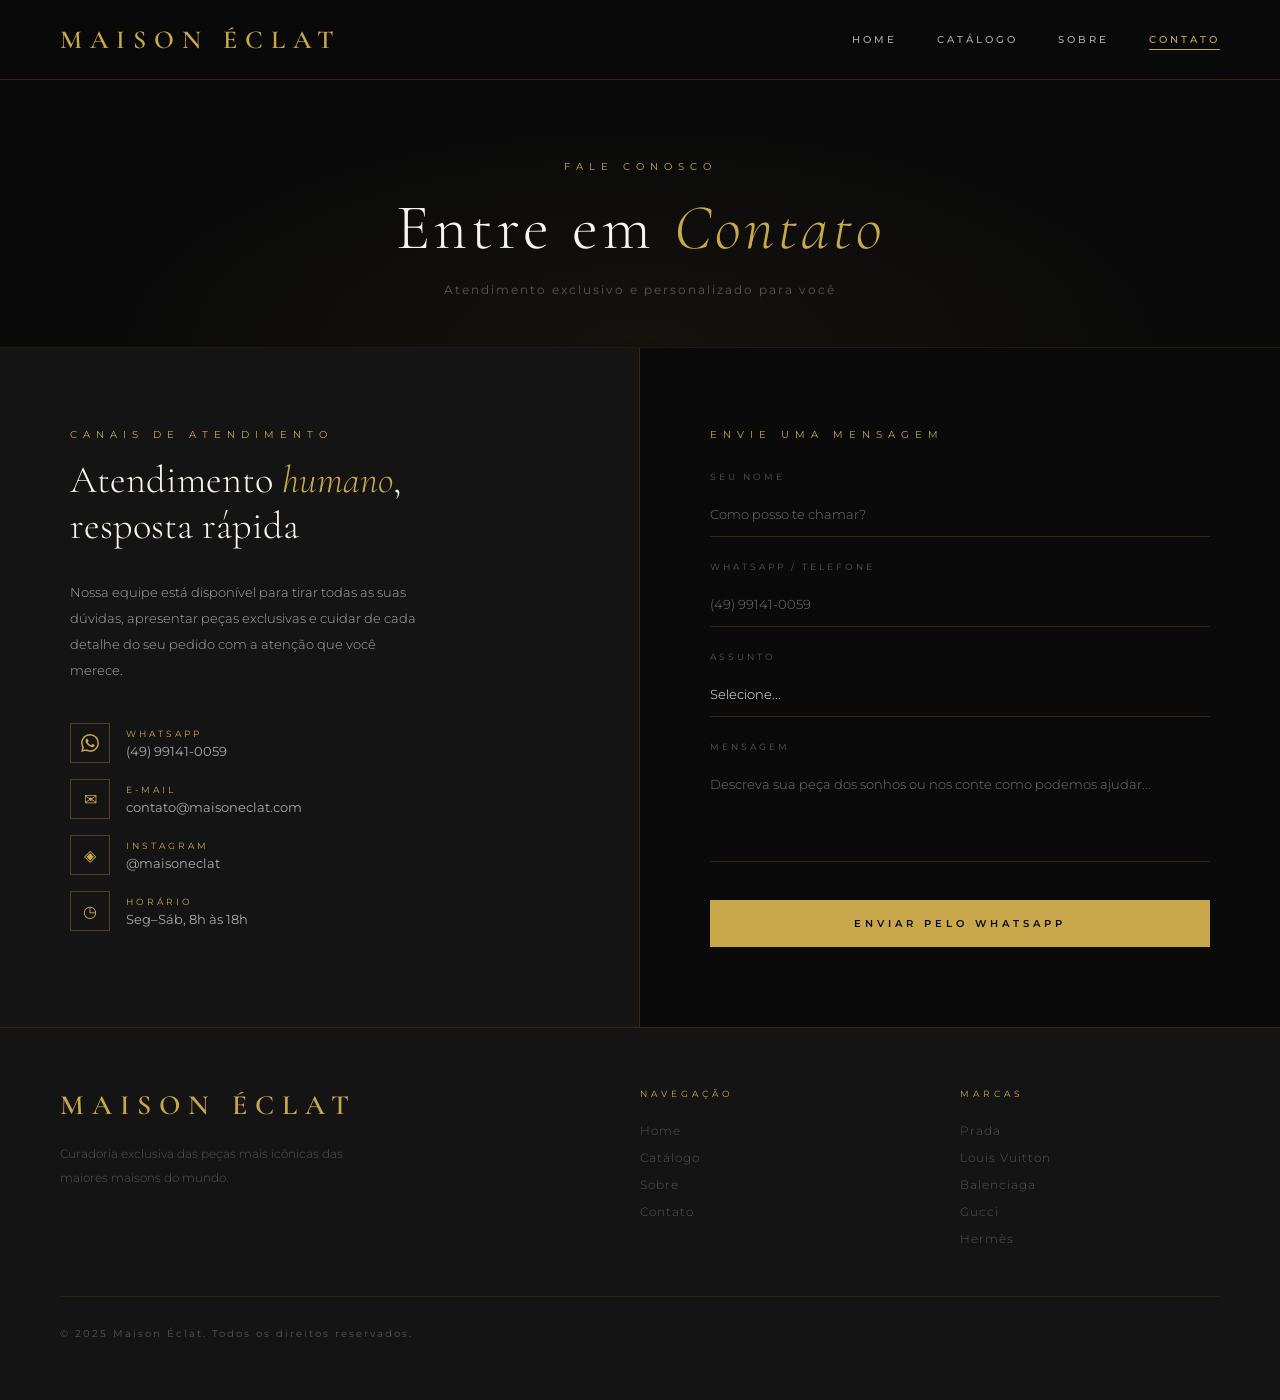
<file: contato.html>
<!DOCTYPE html>
<html lang="pt-br">
<head>
    <meta charset="UTF-8">
    <meta name="viewport" content="width=device-width, initial-scale=1.0">
    <title>Contato — Maison Éclat</title>
    <link rel="stylesheet" href="estilos/style.css">
    <link href="https://fonts.googleapis.com/css2?family=Cormorant+Garamond:ital,wght@0,300;0,400;0,600;1,300;1,400&family=Montserrat:wght@300;400;500;600&display=swap" rel="stylesheet">
</head>
<body>

<header>
    <a href="index.html" class="logo">Maison Éclat</a>
    <nav id="nav">
        <a href="index.html">Home</a>
        <a href="catalogo.html">Catálogo</a>
        <a href="sobre.html">Sobre</a>
        <a href="contato.html" class="ativo">Contato</a>
    </nav>
    <div class="burger" onclick="toggleMenu()">
        <span></span><span></span><span></span>
    </div>
</header>

<main>

    <div class="catalogo-hero">
        <span class="secao-eyebrow">Fale Conosco</span>
        <h1>Entre em <em>Contato</em></h1>
        <p>Atendimento exclusivo e personalizado para você</p>
    </div>

    <!-- CONTATO -->
    <section class="contato-section">
        <div class="contato-info">
            <span class="secao-eyebrow" style="text-align:left; display:block; margin-bottom:16px;">Canais de Atendimento</span>
            <h2>Atendimento <em>humano</em>,<br>resposta rápida</h2>
            <p>Nossa equipe está disponível para tirar todas as suas dúvidas, apresentar peças exclusivas e cuidar de cada detalhe do seu pedido com a atenção que você merece.</p>

            <div class="contato-canais">
                <a href="https://wa.me/5549991410059" class="contato-canal" target="_blank">
                    <div class="contato-canal-icone">
                        <svg width="18" height="18" viewBox="0 0 24 24" fill="currentColor">
                            <path d="M17.472 14.382c-.297-.149-1.758-.867-2.03-.967-.273-.099-.471-.148-.67.15-.197.297-.767.966-.94 1.164-.173.199-.347.223-.644.075-.297-.15-1.255-.463-2.39-1.475-.883-.788-1.48-1.761-1.653-2.059-.173-.297-.018-.458.13-.606.134-.133.298-.347.446-.52.149-.174.198-.298.298-.497.099-.198.05-.371-.025-.52-.075-.149-.669-1.612-.916-2.207-.242-.579-.487-.5-.669-.51-.173-.008-.371-.01-.57-.01-.198 0-.52.074-.792.372-.272.297-1.04 1.016-1.04 2.479 0 1.462 1.065 2.875 1.213 3.074.149.198 2.096 3.2 5.077 4.487.709.306 1.262.489 1.694.625.712.227 1.36.195 1.871.118.571-.085 1.758-.719 2.006-1.413.248-.694.248-1.289.173-1.413-.074-.124-.272-.198-.57-.347m-5.421 7.403h-.004a9.87 9.87 0 01-5.031-1.378l-.361-.214-3.741.982.998-3.648-.235-.374a9.86 9.86 0 01-1.51-5.26c.001-5.45 4.436-9.884 9.888-9.884 2.64 0 5.122 1.03 6.988 2.898a9.825 9.825 0 012.893 6.994c-.003 5.45-4.437 9.884-9.885 9.884m8.413-18.297A11.815 11.815 0 0012.05 0C5.495 0 .16 5.335.157 11.892c0 2.096.547 4.142 1.588 5.945L.057 24l6.305-1.654a11.882 11.882 0 005.683 1.448h.005c6.554 0 11.89-5.335 11.893-11.893a11.821 11.821 0 00-3.48-8.413Z"/>
                        </svg>
                    </div>
                    <div>
                        <div style="font-size:9px; letter-spacing:3px; text-transform:uppercase; color:var(--ouro); margin-bottom:4px;">WhatsApp</div>
                        <div style="font-size:13px;">(49) 99141-0059</div>
                    </div>
                </a>

                <a href="mailto:contato@maisoneclat.com" class="contato-canal">
                    <div class="contato-canal-icone">✉</div>
                    <div>
                        <div style="font-size:9px; letter-spacing:3px; text-transform:uppercase; color:var(--ouro); margin-bottom:4px;">E-mail</div>
                        <div style="font-size:13px;">contato@maisoneclat.com</div>
                    </div>
                </a>

                <a href="#" class="contato-canal" target="_blank">
                    <div class="contato-canal-icone">◈</div>
                    <div>
                        <div style="font-size:9px; letter-spacing:3px; text-transform:uppercase; color:var(--ouro); margin-bottom:4px;">Instagram</div>
                        <div style="font-size:13px;">@maisoneclat</div>
                    </div>
                </a>

                <div class="contato-canal" style="cursor:default;">
                    <div class="contato-canal-icone">◷</div>
                    <div>
                        <div style="font-size:9px; letter-spacing:3px; text-transform:uppercase; color:var(--ouro); margin-bottom:4px;">Horário</div>
                        <div style="font-size:13px;">Seg–Sáb, 8h às 18h</div>
                    </div>
                </div>
            </div>
        </div>

        <div class="contato-form">
            <span class="secao-eyebrow" style="text-align:left; display:block; margin-bottom:30px;">Envie uma Mensagem</span>

            <div class="form-grupo">
                <label>Seu Nome</label>
                <input type="text" placeholder="Como posso te chamar?">
            </div>

            <div class="form-grupo">
                <label>WhatsApp / Telefone</label>
                <input type="tel" placeholder="(49) 99141-0059">
            </div>

            <div class="form-grupo">
                <label>Assunto</label>
                <select>
                    <option value="">Selecione...</option>
                    <option>Tenho interesse em uma peça</option>
                    <option>Quero saber sobre disponibilidade</option>
                    <option>Dúvida sobre autenticidade</option>
                    <option>Outro assunto</option>
                </select>
            </div>

            <div class="form-grupo">
                <label>Mensagem</label>
                <textarea placeholder="Descreva sua peça dos sonhos ou nos conte como podemos ajudar..."></textarea>
            </div>

            <button class="btn-secundario" onclick="enviarWhatsApp()" style="width:100%; justify-content:center; margin-top:10px;">
                Enviar pelo WhatsApp
            </button>
        </div>
    </section>

</main>

<footer>
    <div class="footer-grid">
        <div>
            <span class="footer-logo">Maison Éclat</span>
            <p class="footer-desc">Curadoria exclusiva das peças mais icônicas das maiores maisons do mundo.</p>
        </div>
        <div>
            <span class="footer-titulo">Navegação</span>
            <div class="footer-links">
                <a href="index.html">Home</a>
                <a href="catalogo.html">Catálogo</a>
                <a href="sobre.html">Sobre</a>
                <a href="contato.html">Contato</a>
            </div>
        </div>
        <div>
            <span class="footer-titulo">Marcas</span>
            <div class="footer-links">
                <a href="catalogo.html">Prada</a>
                <a href="catalogo.html">Louis Vuitton</a>
                <a href="catalogo.html">Balenciaga</a>
                <a href="catalogo.html">Gucci</a>
                <a href="catalogo.html">Hermès</a>
            </div>
        </div>
    </div>
    <div class="footer-bottom">
        <span class="footer-copy">© 2025 Maison Éclat. Todos os direitos reservados.</span>
    </div>
</footer>

<script>
const NUMERO_WHATSAPP = "5549991410059";

function enviarWhatsApp() {
    const nome = document.querySelector('input[type=text]').value || "Cliente";
    const assunto = document.querySelector('select').value || "Assunto não informado";
    const msg = document.querySelector('textarea').value || "";
    const texto = encodeURIComponent(`Olá! Meu nome é ${nome}.\n\nAssunto: ${assunto}\n\n${msg}`);
    window.open(`https://wa.me/${NUMERO_WHATSAPP}?text=${texto}`, '_blank');
}

function toggleMenu() { document.getElementById('nav').classList.toggle('aberto'); }

const observer = new IntersectionObserver(entries => {
    entries.forEach(e => { if (e.isIntersecting) e.target.classList.add('visivel'); });
}, { threshold: 0.1 });
document.querySelectorAll('.fade-in').forEach(el => observer.observe(el));
</script>

</body>
</html>
</file>
<file: estilos/style.css>
@charset "UTF-8";

@import url('https://fonts.googleapis.com/css2?family=Cormorant+Garamond:ital,wght@0,300;0,400;0,600;1,300;1,400&family=Montserrat:wght@300;400;500;600&display=swap');

:root {
    --ouro: #C9A84C;
    --ouro-claro: #E8C97A;
    --ouro-escuro: #8A6A20;
    --preto: #0A0A0A;
    --preto-suave: #141414;
    --preto-card: #1A1A1A;
    --cinza-escuro: #2A2A2A;
    --cinza: #555;
    --cinza-claro: #AAA;
    --branco: #F9F5EE;
    --fonte-display: 'Cormorant Garamond', serif;
    --fonte-corpo: 'Montserrat', sans-serif;
    --transicao: all 0.35s cubic-bezier(0.25, 0.46, 0.45, 0.94);
    --sombra-card: 0 8px 40px rgba(0,0,0,0.6);
}

* { margin: 0; padding: 0; box-sizing: border-box; }
html { scroll-behavior: smooth; }
body { font-family: var(--fonte-corpo); background-color: var(--preto); color: var(--branco); min-height: 100vh; }

::-webkit-scrollbar { width: 5px; }
::-webkit-scrollbar-track { background: var(--preto); }
::-webkit-scrollbar-thumb { background: var(--ouro-escuro); border-radius: 10px; }

/* HEADER */
header {
    position: fixed; top: 0; left: 0; right: 0; z-index: 1000;
    display: flex; align-items: center; justify-content: space-between;
    padding: 0 60px; height: 80px;
    background: rgba(10,10,10,0.97); backdrop-filter: blur(12px);
    border-bottom: 1px solid rgba(201,168,76,0.2); transition: var(--transicao);
}

.logo {
    font-family: var(--fonte-display); font-size: 26px; font-weight: 600;
    letter-spacing: 8px; color: var(--ouro); text-decoration: none; text-transform: uppercase;
}

nav { display: flex; align-items: center; gap: 40px; }

nav a {
    font-size: 10px; font-weight: 500; letter-spacing: 3px; text-transform: uppercase;
    color: var(--cinza-claro); text-decoration: none; position: relative; transition: var(--transicao);
}

nav a::after {
    content: ''; position: absolute; bottom: -4px; left: 0;
    width: 0; height: 1px; background: var(--ouro); transition: var(--transicao);
}

nav a:hover, nav a.ativo { color: var(--ouro); }
nav a:hover::after, nav a.ativo::after { width: 100%; }

.burger { display: none; flex-direction: column; gap: 5px; cursor: pointer; }
.burger span { display: block; width: 24px; height: 1px; background: var(--ouro); transition: var(--transicao); }

main { padding-top: 80px; }

/* HERO */
.hero {
    position: relative; height: calc(100vh - 80px); min-height: 600px;
    display: flex; align-items: center; overflow: hidden;
}

.hero-bg {
    position: absolute; inset: 0;
    background: radial-gradient(ellipse at 65% 50%, rgba(201,168,76,0.07) 0%, transparent 65%),
                linear-gradient(135deg, #0A0A0A 0%, #141008 50%, #0A0A0A 100%);
}

.hero-bg::before {
    content: ''; position: absolute; inset: 0;
    background-image: url("data:image/svg+xml,%3Csvg width='60' height='60' viewBox='0 0 60 60' xmlns='http://www.w3.org/2000/svg'%3E%3Cg fill='%23C9A84C' fill-opacity='0.03'%3E%3Cpath d='M36 34v-4h-2v4h-4v2h4v4h2v-4h4v-2h-4zm0-30V0h-2v4h-4v2h4v4h2V6h4V4h-4zM6 34v-4H4v4H0v2h4v4h2v-4h4v-2H6zM6 4V0H4v4H0v2h4v4h2V6h4V4H6z'/%3E%3C/g%3E%3C/svg%3E");
}

.hero-content {
    position: relative; z-index: 2; padding: 0 10%; max-width: 700px;
    animation: fadeInUp 1.2s ease forwards;
}

.hero-eyebrow {
    font-size: 10px; letter-spacing: 6px; text-transform: uppercase; color: var(--ouro);
    margin-bottom: 24px; display: flex; align-items: center; gap: 16px;
}

.hero-eyebrow::before { content: ''; display: block; width: 40px; height: 1px; background: var(--ouro); }

.hero h1 {
    font-family: var(--fonte-display); font-size: clamp(52px, 7vw, 90px); font-weight: 300;
    line-height: 1.05; letter-spacing: 2px; color: var(--branco); margin-bottom: 28px;
}

.hero h1 em { font-style: italic; color: var(--ouro); }

.hero p {
    font-size: 13px; font-weight: 300; letter-spacing: 1.5px; color: var(--cinza-claro);
    line-height: 2; max-width: 420px; margin-bottom: 48px;
}

.hero-image {
    position: absolute; right: 0; top: 0; bottom: 0; width: 45%; overflow: hidden;
}

.hero-image img { width: 100%; height: 100%; object-fit: cover; opacity: 0.4; filter: sepia(30%) saturate(0.8); }

.hero-image::before {
    content: ''; position: absolute; inset: 0;
    background: linear-gradient(to right, var(--preto) 0%, transparent 40%); z-index: 1;
}

/* BOTÕES */
.btn-primario {
    display: inline-flex; align-items: center; gap: 12px; padding: 16px 40px;
    background: transparent; border: 1px solid var(--ouro); color: var(--ouro);
    font-family: var(--fonte-corpo); font-size: 10px; font-weight: 500; letter-spacing: 4px;
    text-transform: uppercase; text-decoration: none; cursor: pointer;
    transition: var(--transicao); position: relative; overflow: hidden;
}

.btn-primario::before {
    content: ''; position: absolute; inset: 0; background: var(--ouro);
    transform: translateX(-100%); transition: var(--transicao); z-index: 0;
}

.btn-primario:hover::before { transform: translateX(0); }
.btn-primario:hover { color: var(--preto); }
.btn-primario span, .btn-primario svg { position: relative; z-index: 1; }

.btn-secundario {
    display: inline-flex; align-items: center; gap: 12px; padding: 16px 40px;
    background: var(--ouro); border: 1px solid var(--ouro); color: var(--preto);
    font-family: var(--fonte-corpo); font-size: 10px; font-weight: 600; letter-spacing: 4px;
    text-transform: uppercase; text-decoration: none; cursor: pointer; transition: var(--transicao);
}

.btn-secundario:hover { background: var(--ouro-claro); border-color: var(--ouro-claro); }

/* DIVISOR */
.divisor {
    display: flex; align-items: center; justify-content: center; gap: 20px; padding: 60px 60px 0;
}
.divisor-linha { flex: 1; height: 1px; background: linear-gradient(to right, transparent, rgba(201,168,76,0.3), transparent); }
.divisor-icone { color: var(--ouro); font-size: 18px; opacity: 0.6; letter-spacing: 6px; }

/* SEÇÃO TÍTULO */
.secao-titulo { text-align: center; padding: 70px 60px 50px; }
.secao-eyebrow { font-size: 10px; letter-spacing: 6px; text-transform: uppercase; color: var(--ouro); margin-bottom: 16px; display: block; }
.secao-titulo h2 { font-family: var(--fonte-display); font-size: clamp(36px, 4vw, 56px); font-weight: 300; letter-spacing: 3px; color: var(--branco); line-height: 1.2; }
.secao-titulo h2 em { font-style: italic; color: var(--ouro); }

/* MARCAS STRIP */
.marcas-strip {
    display: flex; align-items: center; justify-content: center; gap: 60px; padding: 40px 60px;
    border-top: 1px solid rgba(201,168,76,0.1); border-bottom: 1px solid rgba(201,168,76,0.1); overflow: hidden;
}

.marca-item {
    font-family: var(--fonte-display); font-size: 18px; font-weight: 600; letter-spacing: 5px;
    text-transform: uppercase; color: rgba(201,168,76,0.35); transition: var(--transicao); white-space: nowrap;
}

.marca-item:hover { color: var(--ouro); }

/* GRID PRODUTOS */
.produtos-grid {
    display: grid; grid-template-columns: repeat(3, 1fr); gap: 2px; padding: 0 60px 80px;
}

.card-produto {
    position: relative; overflow: hidden; aspect-ratio: 3/4; cursor: pointer; background: var(--preto-card);
}

.card-produto img {
    width: 100%; height: 100%; object-fit: cover;
    transition: transform 0.7s cubic-bezier(0.25, 0.46, 0.45, 0.94), opacity 0.5s ease;
    opacity: 0.85;
}

.card-produto:hover img { transform: scale(1.06); opacity: 1; }

.card-overlay {
    position: absolute; inset: 0;
    background: linear-gradient(to top, rgba(10,10,10,0.92) 0%, rgba(10,10,10,0.2) 50%, transparent 100%);
    transition: var(--transicao);
}

.card-produto:hover .card-overlay {
    background: linear-gradient(to top, rgba(10,10,10,0.97) 0%, rgba(10,10,10,0.4) 60%, transparent 100%);
}

.card-info { position: absolute; bottom: 0; left: 0; right: 0; padding: 30px; transition: var(--transicao); }
.card-marca { font-size: 9px; letter-spacing: 4px; text-transform: uppercase; color: var(--ouro); margin-bottom: 8px; display: block; }
.card-nome { font-family: var(--fonte-display); font-size: 22px; font-weight: 400; color: var(--branco); margin-bottom: 6px; }
.card-preco { font-size: 14px; font-weight: 300; color: var(--cinza-claro); letter-spacing: 1px; margin-bottom: 20px; }

.card-btn {
    display: inline-flex; align-items: center; gap: 8px; padding: 10px 24px;
    background: transparent; border: 1px solid rgba(201,168,76,0.5); color: var(--ouro);
    font-size: 9px; font-weight: 500; letter-spacing: 3px; text-transform: uppercase;
    cursor: pointer; transition: var(--transicao); opacity: 0; transform: translateY(10px);
    font-family: var(--fonte-corpo);
}

.card-produto:hover .card-btn { opacity: 1; transform: translateY(0); }
.card-btn:hover { background: var(--ouro); color: var(--preto); border-color: var(--ouro); }

/* FILTROS */
.filtros-container { padding: 0 60px 40px; display: flex; align-items: center; gap: 30px; flex-wrap: wrap; }
.filtros-label { font-size: 9px; letter-spacing: 4px; text-transform: uppercase; color: var(--cinza); }
.filtros-grupo { display: flex; gap: 8px; flex-wrap: wrap; }

.filtro-btn {
    padding: 8px 20px; background: transparent; border: 1px solid rgba(201,168,76,0.25);
    color: var(--cinza-claro); font-family: var(--fonte-corpo); font-size: 9px; letter-spacing: 3px;
    text-transform: uppercase; cursor: pointer; transition: var(--transicao);
}

.filtro-btn:hover, .filtro-btn.ativo { border-color: var(--ouro); color: var(--ouro); background: rgba(201,168,76,0.05); }
.filtro-divider { width: 1px; height: 20px; background: rgba(201,168,76,0.2); }

/* ======================== MODAL + CARROSSEL ======================== */
.modal-overlay {
    position: fixed; inset: 0; background: rgba(0,0,0,0.92); z-index: 2000;
    display: flex; align-items: center; justify-content: center; padding: 20px;
    opacity: 0; visibility: hidden; transition: all 0.4s ease; backdrop-filter: blur(6px);
}

.modal-overlay.aberto { opacity: 1; visibility: visible; }

.modal {
    background: var(--preto-suave); border: 1px solid rgba(201,168,76,0.2);
    max-width: 900px; width: 100%; max-height: 90vh; overflow-y: auto;
    display: grid; grid-template-columns: 1fr 1fr;
    transform: scale(0.95) translateY(20px); transition: all 0.4s cubic-bezier(0.25, 0.46, 0.45, 0.94);
    position: relative;
}

.modal-overlay.aberto .modal { transform: scale(1) translateY(0); }

/* CARROSSEL */
.modal-carrossel {
    position: relative; overflow: hidden; background: var(--preto-card);
    aspect-ratio: 1;
}

.carrossel-track {
    display: flex; height: 100%;
    transition: transform 0.5s cubic-bezier(0.25, 0.46, 0.45, 0.94);
}

.carrossel-slide { min-width: 100%; height: 100%; }
.carrossel-slide img { width: 100%; height: 100%; object-fit: cover; display: block; }

.carrossel-btn {
    position: absolute; top: 50%; transform: translateY(-50%);
    width: 42px; height: 42px; background: rgba(10,10,10,0.75);
    border: 1px solid rgba(201,168,76,0.4); color: var(--ouro);
    font-size: 20px; display: flex; align-items: center; justify-content: center;
    cursor: pointer; transition: var(--transicao); z-index: 5; backdrop-filter: blur(4px);
    line-height: 1; user-select: none;
}

.carrossel-btn:hover { background: var(--ouro); color: var(--preto); border-color: var(--ouro); }
.carrossel-prev { left: 14px; }
.carrossel-next { right: 14px; }

.carrossel-dots {
    position: absolute; bottom: 14px; left: 50%; transform: translateX(-50%);
    display: flex; gap: 6px; z-index: 5;
}

.carrossel-dot {
    width: 6px; height: 6px; border-radius: 50%;
    background: rgba(201,168,76,0.3); cursor: pointer;
    transition: var(--transicao); border: none;
}

.carrossel-dot.ativo { background: var(--ouro); transform: scale(1.3); }

/* MODAL CONTEÚDO */
.modal-conteudo {
    padding: 50px 50px; display: flex; flex-direction: column; justify-content: space-between;
}

.modal-fechar {
    position: absolute; top: 16px; right: 16px;
    width: 36px; height: 36px; background: rgba(10,10,10,0.8);
    border: 1px solid rgba(201,168,76,0.3); color: var(--ouro);
    font-size: 20px; display: flex; align-items: center; justify-content: center;
    cursor: pointer; transition: var(--transicao); z-index: 10; line-height: 1;
}

.modal-fechar:hover { background: var(--ouro); color: var(--preto); }

.modal-marca { font-size: 9px; letter-spacing: 5px; text-transform: uppercase; color: var(--ouro); margin-bottom: 14px; display: block; }
.modal-nome { font-family: var(--fonte-display); font-size: 38px; font-weight: 400; color: var(--branco); line-height: 1.2; margin-bottom: 10px; }
.modal-linha { width: 40px; height: 1px; background: var(--ouro); margin: 20px 0; }
.modal-preco { font-size: 26px; font-weight: 300; color: var(--ouro-claro); letter-spacing: 1px; margin-bottom: 24px; }
.modal-descricao { font-size: 12px; font-weight: 300; color: var(--cinza-claro); line-height: 2; margin-bottom: 30px; }

.modal-atributos { display: flex; flex-direction: column; gap: 10px; margin-bottom: 36px; padding-top: 10px; border-top: 1px solid rgba(201,168,76,0.1); }
.modal-atributo { display: flex; justify-content: space-between; font-size: 11px; }
.modal-atributo-label { color: var(--cinza); letter-spacing: 1px; }
.modal-atributo-valor { color: var(--branco); font-weight: 500; }

.btn-whatsapp {
    display: flex; align-items: center; justify-content: center; gap: 10px; padding: 16px 30px;
    background: #25D366; border: none; color: white; font-family: var(--fonte-corpo);
    font-size: 11px; font-weight: 600; letter-spacing: 3px; text-transform: uppercase;
    text-decoration: none; cursor: pointer; transition: var(--transicao);
}

.btn-whatsapp:hover { background: #1ebe5d; }
.btn-whatsapp svg { width: 18px; height: 18px; fill: white; flex-shrink: 0; }

/* SOBRE STRIP */
.sobre-strip { display: grid; grid-template-columns: 1fr 1fr; min-height: 500px; }
.sobre-imagem { position: relative; overflow: hidden; }
.sobre-imagem img { width: 100%; height: 100%; object-fit: cover; opacity: 0.5; filter: sepia(20%); }
.sobre-imagem::after { content: ''; position: absolute; inset: 0; background: linear-gradient(to right, transparent 60%, var(--preto) 100%); }
.sobre-texto { background: var(--preto-suave); padding: 80px 70px; display: flex; flex-direction: column; justify-content: center; border-left: 1px solid rgba(201,168,76,0.15); }
.sobre-texto .secao-eyebrow { text-align: left; display: block; margin-bottom: 16px; }
.sobre-texto h2 { font-family: var(--fonte-display); font-size: clamp(32px, 3vw, 48px); font-weight: 300; color: var(--branco); line-height: 1.2; margin-bottom: 30px; }
.sobre-texto h2 em { font-style: italic; color: var(--ouro); }
.sobre-texto p { font-size: 13px; font-weight: 300; color: var(--cinza-claro); line-height: 2; margin-bottom: 20px; max-width: 450px; }

/* STATS */
.stats-bar { display: grid; grid-template-columns: repeat(4, 1fr); border-top: 1px solid rgba(201,168,76,0.15); border-bottom: 1px solid rgba(201,168,76,0.15); }
.stat-item { padding: 50px 40px; text-align: center; border-right: 1px solid rgba(201,168,76,0.15); transition: var(--transicao); }
.stat-item:last-child { border-right: none; }
.stat-item:hover { background: rgba(201,168,76,0.03); }
.stat-numero { font-family: var(--fonte-display); font-size: 48px; font-weight: 300; color: var(--ouro); line-height: 1; display: block; margin-bottom: 10px; }
.stat-label { font-size: 9px; letter-spacing: 4px; text-transform: uppercase; color: var(--cinza); }

/* CONTATO */
.contato-section { display: grid; grid-template-columns: 1fr 1fr; min-height: 500px; }
.contato-info { padding: 80px 70px; background: var(--preto-suave); border-right: 1px solid rgba(201,168,76,0.15); }
.contato-info h2 { font-family: var(--fonte-display); font-size: clamp(32px, 3vw, 48px); font-weight: 300; color: var(--branco); margin-bottom: 30px; line-height: 1.2; }
.contato-info h2 em { font-style: italic; color: var(--ouro); }
.contato-info p { font-size: 13px; font-weight: 300; color: var(--cinza-claro); line-height: 2; margin-bottom: 40px; max-width: 360px; }
.contato-canais { display: flex; flex-direction: column; gap: 16px; }
.contato-canal { display: flex; align-items: center; gap: 16px; font-size: 13px; color: var(--cinza-claro); text-decoration: none; transition: var(--transicao); }
.contato-canal:hover { color: var(--ouro); }
.contato-canal-icone { width: 40px; height: 40px; border: 1px solid rgba(201,168,76,0.3); display: flex; align-items: center; justify-content: center; color: var(--ouro); font-size: 16px; flex-shrink: 0; transition: var(--transicao); }
.contato-canal:hover .contato-canal-icone { background: var(--ouro); color: var(--preto); }
.contato-form { padding: 80px 70px; background: var(--preto); }
.form-grupo { margin-bottom: 24px; }
.form-grupo label { display: block; font-size: 9px; letter-spacing: 3px; text-transform: uppercase; color: var(--cinza); margin-bottom: 10px; }
.form-grupo input, .form-grupo textarea, .form-grupo select { width: 100%; padding: 14px 0; background: transparent; border: none; border-bottom: 1px solid rgba(201,168,76,0.2); color: var(--branco); font-family: var(--fonte-corpo); font-size: 13px; font-weight: 300; outline: none; transition: var(--transicao); appearance: none; }
.form-grupo input:focus, .form-grupo textarea:focus, .form-grupo select:focus { border-bottom-color: var(--ouro); }
.form-grupo textarea { resize: none; height: 100px; }
.form-grupo select option { background: var(--preto-card); }

/* FOOTER */
footer { background: var(--preto-suave); border-top: 1px solid rgba(201,168,76,0.15); padding: 60px; }
.footer-grid { display: grid; grid-template-columns: 2fr 1fr 1fr; gap: 60px; margin-bottom: 50px; }
.footer-logo { font-family: var(--fonte-display); font-size: 28px; font-weight: 600; letter-spacing: 8px; color: var(--ouro); text-transform: uppercase; display: block; margin-bottom: 20px; }
.footer-desc { font-size: 12px; font-weight: 300; color: var(--cinza); line-height: 2; max-width: 300px; }
.footer-titulo { font-size: 9px; letter-spacing: 4px; text-transform: uppercase; color: var(--ouro); margin-bottom: 24px; display: block; }
.footer-links { display: flex; flex-direction: column; gap: 12px; }
.footer-links a { font-size: 12px; font-weight: 300; color: var(--cinza); text-decoration: none; transition: var(--transicao); letter-spacing: 1px; }
.footer-links a:hover { color: var(--ouro); padding-left: 6px; }
.footer-bottom { display: flex; align-items: center; justify-content: space-between; padding-top: 30px; border-top: 1px solid rgba(201,168,76,0.1); }
.footer-copy { font-size: 10px; color: var(--cinza); letter-spacing: 2px; }
.footer-social { display: flex; gap: 16px; }
.footer-social a { width: 34px; height: 34px; border: 1px solid rgba(201,168,76,0.2); display: flex; align-items: center; justify-content: center; color: var(--cinza-claro); text-decoration: none; font-size: 14px; transition: var(--transicao); }
.footer-social a:hover { border-color: var(--ouro); color: var(--ouro); }

/* CATÁLOGO PAGE */
.catalogo-hero { padding: 80px 60px 50px; text-align: center; background: radial-gradient(ellipse at 50% 100%, rgba(201,168,76,0.05) 0%, transparent 60%); border-bottom: 1px solid rgba(201,168,76,0.1); }
.catalogo-hero h1 { font-family: var(--fonte-display); font-size: clamp(42px, 5vw, 70px); font-weight: 300; letter-spacing: 4px; color: var(--branco); margin-bottom: 16px; }
.catalogo-hero h1 em { font-style: italic; color: var(--ouro); }
.catalogo-hero p { font-size: 12px; color: var(--cinza); letter-spacing: 2px; }
.filtros-section { padding: 40px 60px; border-bottom: 1px solid rgba(201,168,76,0.1); display: flex; flex-direction: column; gap: 20px; }
.filtros-row { display: flex; align-items: center; gap: 16px; flex-wrap: wrap; }

/* SOBRE PAGE */
.sobre-hero { position: relative; height: 50vh; min-height: 400px; display: flex; align-items: center; overflow: hidden; }
.sobre-hero-bg { position: absolute; inset: 0; background: radial-gradient(ellipse at 30% 50%, rgba(201,168,76,0.08), transparent 60%), linear-gradient(135deg, #0A0A0A, #141008); }
.sobre-hero-content { position: relative; z-index: 2; padding: 0 10%; }
.sobre-hero-content h1 { font-family: var(--fonte-display); font-size: clamp(48px, 6vw, 80px); font-weight: 300; letter-spacing: 3px; color: var(--branco); margin-bottom: 20px; }
.sobre-hero-content h1 em { font-style: italic; color: var(--ouro); }
.sobre-hero-content p { font-size: 13px; font-weight: 300; color: var(--cinza-claro); letter-spacing: 2px; }
.sobre-valores { display: grid; grid-template-columns: repeat(3, 1fr); gap: 2px; padding: 0 60px 80px; }
.valor-card { padding: 60px 50px; background: var(--preto-suave); text-align: center; border: 1px solid rgba(201,168,76,0.08); transition: var(--transicao); }
.valor-card:hover { border-color: rgba(201,168,76,0.3); background: rgba(201,168,76,0.03); }
.valor-icone { font-size: 32px; margin-bottom: 20px; display: block; }
.valor-titulo { font-family: var(--fonte-display); font-size: 22px; font-weight: 400; color: var(--ouro); margin-bottom: 14px; letter-spacing: 2px; }
.valor-desc { font-size: 12px; font-weight: 300; color: var(--cinza-claro); line-height: 2; }

/* ANIMAÇÕES */
@keyframes fadeInUp { from { opacity: 0; transform: translateY(30px); } to { opacity: 1; transform: translateY(0); } }
.fade-in { opacity: 0; transform: translateY(20px); transition: opacity 0.7s ease, transform 0.7s ease; }
.fade-in.visivel { opacity: 1; transform: translateY(0); }

/* MOBILE */
@media (max-width: 900px) {
    header { padding: 0 24px; }
    nav { display: none; flex-direction: column; position: fixed; top: 80px; left: 0; right: 0; background: rgba(10,10,10,0.98); padding: 30px 24px; gap: 0; border-bottom: 1px solid rgba(201,168,76,0.2); }
    nav.aberto { display: flex; }
    nav a { padding: 16px 0; border-bottom: 1px solid rgba(201,168,76,0.08); font-size: 12px; }
    nav a::after { display: none; }
    .burger { display: flex; }
    .hero-image { display: none; }
    .produtos-grid { grid-template-columns: 1fr 1fr; padding: 0 20px 60px; }
    .modal { grid-template-columns: 1fr; max-height: 85vh; }
    .modal-carrossel { aspect-ratio: 4/3; }
    .sobre-strip, .contato-section { grid-template-columns: 1fr; }
    .sobre-imagem { display: none; }
    .sobre-texto, .contato-info, .contato-form { padding: 50px 30px; }
    .stats-bar { grid-template-columns: 1fr 1fr; }
    .stat-item { border-right: none; border-bottom: 1px solid rgba(201,168,76,0.15); }
    .secao-titulo, .filtros-section, .filtros-container { padding-left: 20px; padding-right: 20px; }
    .marcas-strip { gap: 30px; padding: 30px 20px; flex-wrap: wrap; }
    .footer-grid { grid-template-columns: 1fr; gap: 40px; }
    footer { padding: 40px 24px; }
    .footer-bottom { flex-direction: column; gap: 16px; text-align: center; }
    .sobre-valores { grid-template-columns: 1fr; padding: 0 20px 60px; }
    .divisor { padding: 40px 20px 0; }
}

@media (max-width: 500px) {
    .produtos-grid { grid-template-columns: 1fr; }
    .catalogo-hero { padding: 60px 20px 30px; }
}
</file>
